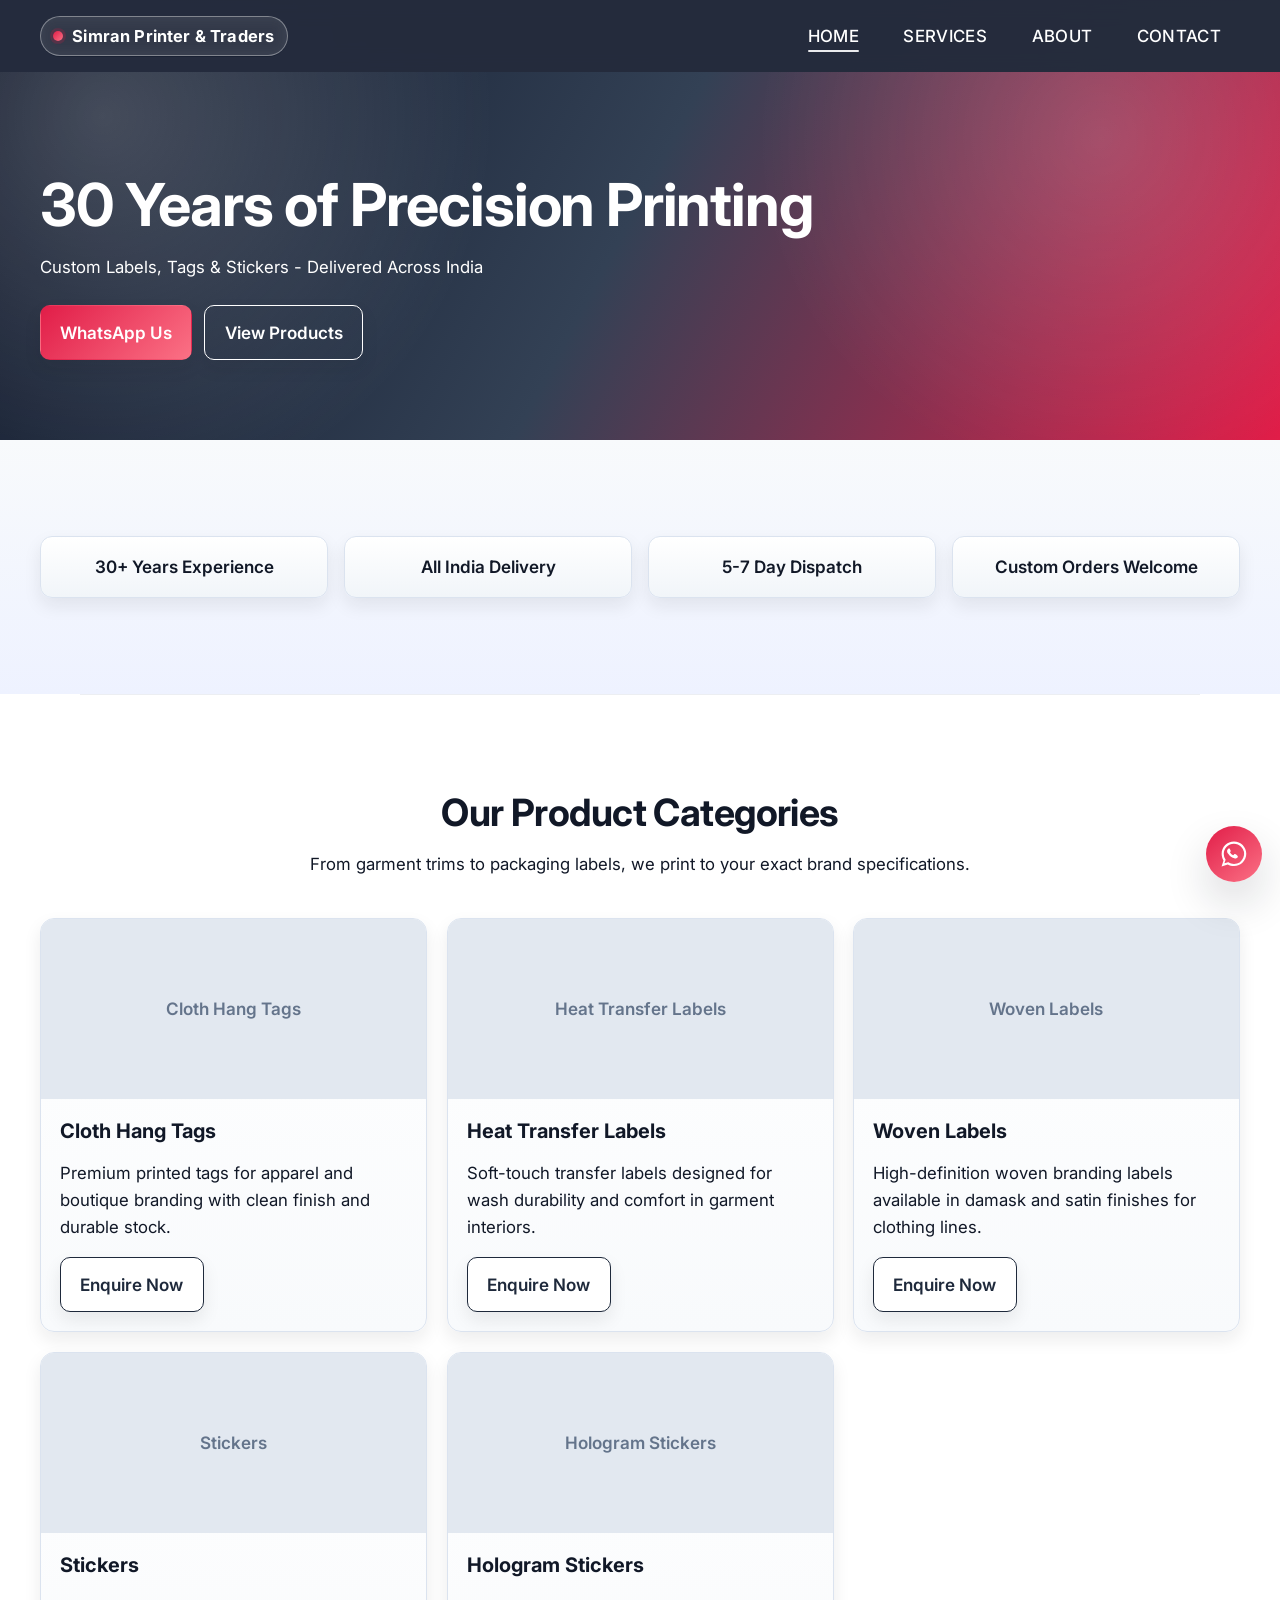
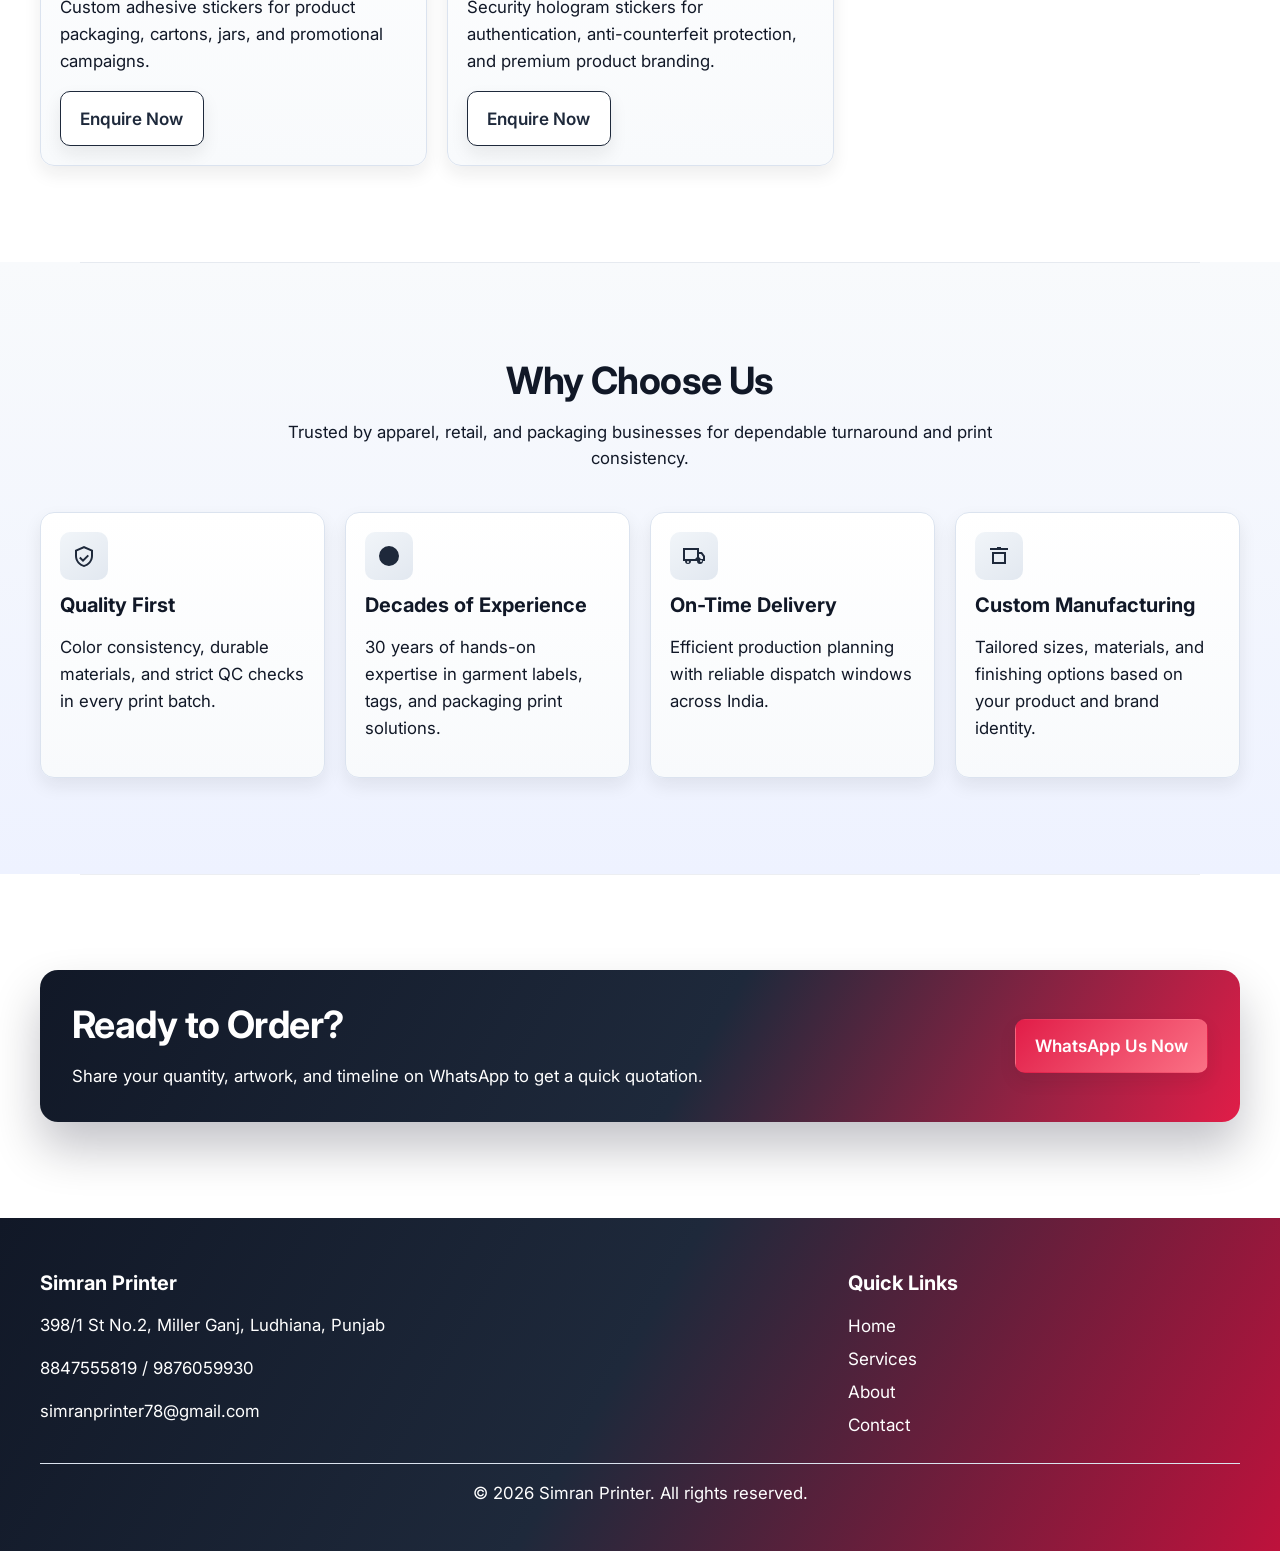
<file: index.html>
﻿<!doctype html><html lang="en"><head><meta charset="UTF-8"><meta name="viewport" content="width=device-width,initial-scale=1"><title>Simran Printer | Labels, Tags & Stickers</title><meta name="description" content="Simran Printer is a 30-year-old Ludhiana-based label and tag printing company delivering custom labels, woven tags, stickers, and more across India."><meta name="robots" content="index, follow"><meta name="theme-color" content="#2563EB"><meta property="og:type" content="website"><meta property="og:title" content="Simran Printer | Labels, Tags & Stickers"><meta property="og:description" content="30 years of precision label and tag printing from Ludhiana, serving businesses across India."><meta property="og:url" content="https://simranprinter.in/"><meta property="og:image" content="https://simranprinter.in/images/og-image.jpg"><link rel="preconnect" href="https://fonts.googleapis.com"><link rel="preconnect" href="https://fonts.gstatic.com" crossorigin><link href="https://fonts.googleapis.com/css2?family=Inter:wght@400;500;600;700&display=swap" rel="stylesheet"><link rel="icon" type="image/svg+xml" href="data:image/svg+xml,%3Csvg xmlns='http://www.w3.org/2000/svg' viewBox='0 0 100 100'%3E%3Ctext y='.9em' font-size='90'%3E%F0%9F%96%A8%3C/text%3E%3C/svg%3E"><link rel="stylesheet" href="css/style.min.css"></head><body><header class="top-nav" aria-label="Main navigation"><div class="container nav-wrap"><a class="logo" href="index.html" aria-label="Simran Printer &amp; Traders home">Simran Printer &amp; Traders</a> <button type="button" class="menu-toggle" aria-label="Toggle menu" aria-expanded="false"><span></span> <span></span> <span></span></button><nav><ul class="nav-links" aria-label="Primary menu"><li><a class="item active" href="index.html"><span class="linktext" data-text="Main page">Home</span></a></li><li><a class="item" href="services.html"><span class="linktext" data-text="What we do">Services</span></a></li><li><a class="item" href="about.html"><span class="linktext" data-text="Our story">About</span></a></li><li><a class="item" href="contact.html"><span class="linktext" data-text="Get in touch">Contact</span></a></li></ul></nav></div></header><main><section class="hero"><div class="container"><h1>30 Years of Precision Printing</h1><p>Custom Labels, Tags &amp; Stickers - Delivered Across India</p><div class="hero-actions"><a class="btn btn-accent" href="https://wa.me/918847555819" target="_blank" rel="noopener noreferrer">WhatsApp Us</a> <a class="btn btn-outline" href="https://wa.me/918847555819" target="_blank" rel="noopener noreferrer">View Products</a></div></div></section><section class="section bg-light"><div class="container trust-bar" aria-label="Business highlights"><article class="trust-item">30+ Years Experience</article><article class="trust-item">All India Delivery</article><article class="trust-item">5-7 Day Dispatch</article><article class="trust-item">Custom Orders Welcome</article></div></section><section class="section bg-white" id="products"><div class="container"><div class="section-title"><h2>Our Product Categories</h2><p>From garment trims to packaging labels, we print to your exact brand specifications.</p></div><div class="grid product-grid"><article class="card"><div class="media-placeholder" role="img" aria-label="Cloth Hang Tags">Cloth Hang Tags</div><div class="card-body"><h3>Cloth Hang Tags</h3><p>Premium printed tags for apparel and boutique branding with clean finish and durable stock.</p><a class="btn btn-light" href="https://wa.me/918847555819" target="_blank" rel="noopener noreferrer">Enquire Now</a></div></article><article class="card"><div class="media-placeholder" role="img" aria-label="Heat Transfer Labels">Heat Transfer Labels</div><div class="card-body"><h3>Heat Transfer Labels</h3><p>Soft-touch transfer labels designed for wash durability and comfort in garment interiors.</p><a class="btn btn-light" href="https://wa.me/918847555819" target="_blank" rel="noopener noreferrer">Enquire Now</a></div></article><article class="card"><div class="media-placeholder" role="img" aria-label="Woven Labels">Woven Labels</div><div class="card-body"><h3>Woven Labels</h3><p>High-definition woven branding labels available in damask and satin finishes for clothing lines.</p><a class="btn btn-light" href="https://wa.me/918847555819" target="_blank" rel="noopener noreferrer">Enquire Now</a></div></article><article class="card"><div class="media-placeholder" role="img" aria-label="Stickers">Stickers</div><div class="card-body"><h3>Stickers</h3><p>Custom adhesive stickers for product packaging, cartons, jars, and promotional campaigns.</p><a class="btn btn-light" href="https://wa.me/918847555819" target="_blank" rel="noopener noreferrer">Enquire Now</a></div></article><article class="card"><div class="media-placeholder" role="img" aria-label="Hologram Stickers">Hologram Stickers</div><div class="card-body"><h3>Hologram Stickers</h3><p>Security hologram stickers for authentication, anti-counterfeit protection, and premium product branding.</p><a class="btn btn-light" href="https://wa.me/918847555819" target="_blank" rel="noopener noreferrer">Enquire Now</a></div></article></div></div></section><section class="section bg-light"><div class="container"><div class="section-title"><h2>Why Choose Us</h2><p>Trusted by apparel, retail, and packaging businesses for dependable turnaround and print consistency.</p></div><div class="grid why-grid"><article class="card"><div class="card-body"><div class="icon-box" aria-hidden="true"><svg viewBox="0 0 24 24"><path d="M12 2 3 6v6c0 5 3.8 9.7 9 11 5.2-1.3 9-6 9-11V6l-9-4Zm0 2.2 7 3.1v4.7c0 4.1-3 8-7 9.1-4-1.1-7-5-7-9.1V7.3l7-3.1Zm-1 11.1-2.5-2.5-1.4 1.4L11 18.1l6-6-1.4-1.4-4.6 4.6Z"/></svg></div><h3>Quality First</h3><p>Color consistency, durable materials, and strict QC checks in every print batch.</p></div></article><article class="card"><div class="card-body"><div class="icon-box" aria-hidden="true"><svg viewBox="0 0 24 24"><path d="M12 2a10 10 0 1 0 10 10A10 10 0 0 0 12 2Zm1 5h-2v6l5 3 1-1.7-4-2.3Z"/></svg></div><h3>Decades of Experience</h3><p>30 years of hands-on expertise in garment labels, tags, and packaging print solutions.</p></div></article><article class="card"><div class="card-body"><div class="icon-box" aria-hidden="true"><svg viewBox="0 0 24 24"><path d="M20 8h-3V4H1v13h2a3 3 0 0 0 6 0h6a3 3 0 0 0 6 0h2v-5l-3-4ZM7 18a1 1 0 1 1-2 0 1 1 0 0 1 2 0Zm8-3H3V6h12Zm4 3a1 1 0 1 1 0-2 1 1 0 0 1 0 2Zm2-3h-2.2a3 3 0 0 0-5.6 0H17v-5h2l2 2.7Z"/></svg></div><h3>On-Time Delivery</h3><p>Efficient production planning with reliable dispatch windows across India.</p></div></article><article class="card"><div class="card-body"><div class="icon-box" aria-hidden="true"><svg viewBox="0 0 24 24"><path d="M3 4h18v2H3V4Zm2 4h14v12H5V8Zm2 2v8h10v-8H7Zm3-7h4v2h-4V3Z"/></svg></div><h3>Custom Manufacturing</h3><p>Tailored sizes, materials, and finishing options based on your product and brand identity.</p></div></article></div></div></section><section class="section bg-white"><div class="container"><div class="cta-banner"><div><h2>Ready to Order?</h2><p>Share your quantity, artwork, and timeline on WhatsApp to get a quick quotation.</p></div><a class="btn btn-accent" href="https://wa.me/918847555819" target="_blank" rel="noopener noreferrer">WhatsApp Us Now</a></div></div></section></main><footer class="site-footer"><div class="container"><div class="footer-grid"><div><h3>Simran Printer</h3><p>398/1 St No.2, Miller Ganj, Ludhiana, Punjab</p><p><a href="tel:+918847555819">8847555819</a> / <a href="tel:+919876059930">9876059930</a></p><p><a href="mailto:simranprinter78@gmail.com">simranprinter78@gmail.com</a></p></div><div class="footer-links"><h3>Quick Links</h3><a href="index.html">Home</a> <a href="services.html">Services</a> <a href="about.html">About</a> <a href="contact.html">Contact</a></div></div><p class="footer-bottom">© 2026 Simran Printer. All rights reserved.</p></div></footer><a class="whatsapp-float" href="https://wa.me/918847555819" target="_blank" rel="noopener noreferrer" aria-label="Chat on WhatsApp"><span class="wa-tooltip" role="tooltip">Chat with us</span> <svg viewBox="0 0 32 32" aria-hidden="true"><path d="M19 17c-.3-.2-1.8-.9-2-.9-.3-.1-.5-.1-.7.2-.2.3-.8.9-.9 1-.2.2-.3.2-.6.1-.3-.2-1.2-.4-2.2-1.3-.8-.7-1.3-1.5-1.5-1.8-.2-.3 0-.4.1-.6.1-.1.3-.3.4-.5.1-.2.2-.3.3-.5.1-.2 0-.4 0-.6 0-.2-.7-1.7-1-2.3-.2-.6-.5-.5-.7-.5h-.6c-.2 0-.6.1-.9.5-.3.3-1.2 1.1-1.2 2.7s1.2 3.1 1.4 3.3c.2.2 2.3 3.5 5.6 4.9.8.3 1.4.5 1.9.6.8.3 1.5.2 2 .1.6-.1 1.8-.8 2.1-1.5.2-.7.2-1.3.2-1.5 0-.1-.2-.2-.5-.4Z"/><path d="M16 .7C7.6.7.8 7.4.8 15.7c0 2.9.8 5.8 2.3 8.2L.7 31.3l7.6-2.4c2.3 1.3 4.9 2 7.7 2h.1c8.3 0 15-6.8 15-15.1C31.1 7.5 24.3.7 16 .7Zm0 27.5h-.1c-2.4 0-4.7-.7-6.7-1.9l-.5-.3-4.5 1.4 1.5-4.4-.3-.5a12.1 12.1 0 0 1-2-6.5c0-6.9 5.6-12.5 12.5-12.5 3.3 0 6.5 1.3 8.8 3.7a12.3 12.3 0 0 1-8.7 21Z"/></svg></a><script src="js/main.min.js" defer></script></body></html>
</file>
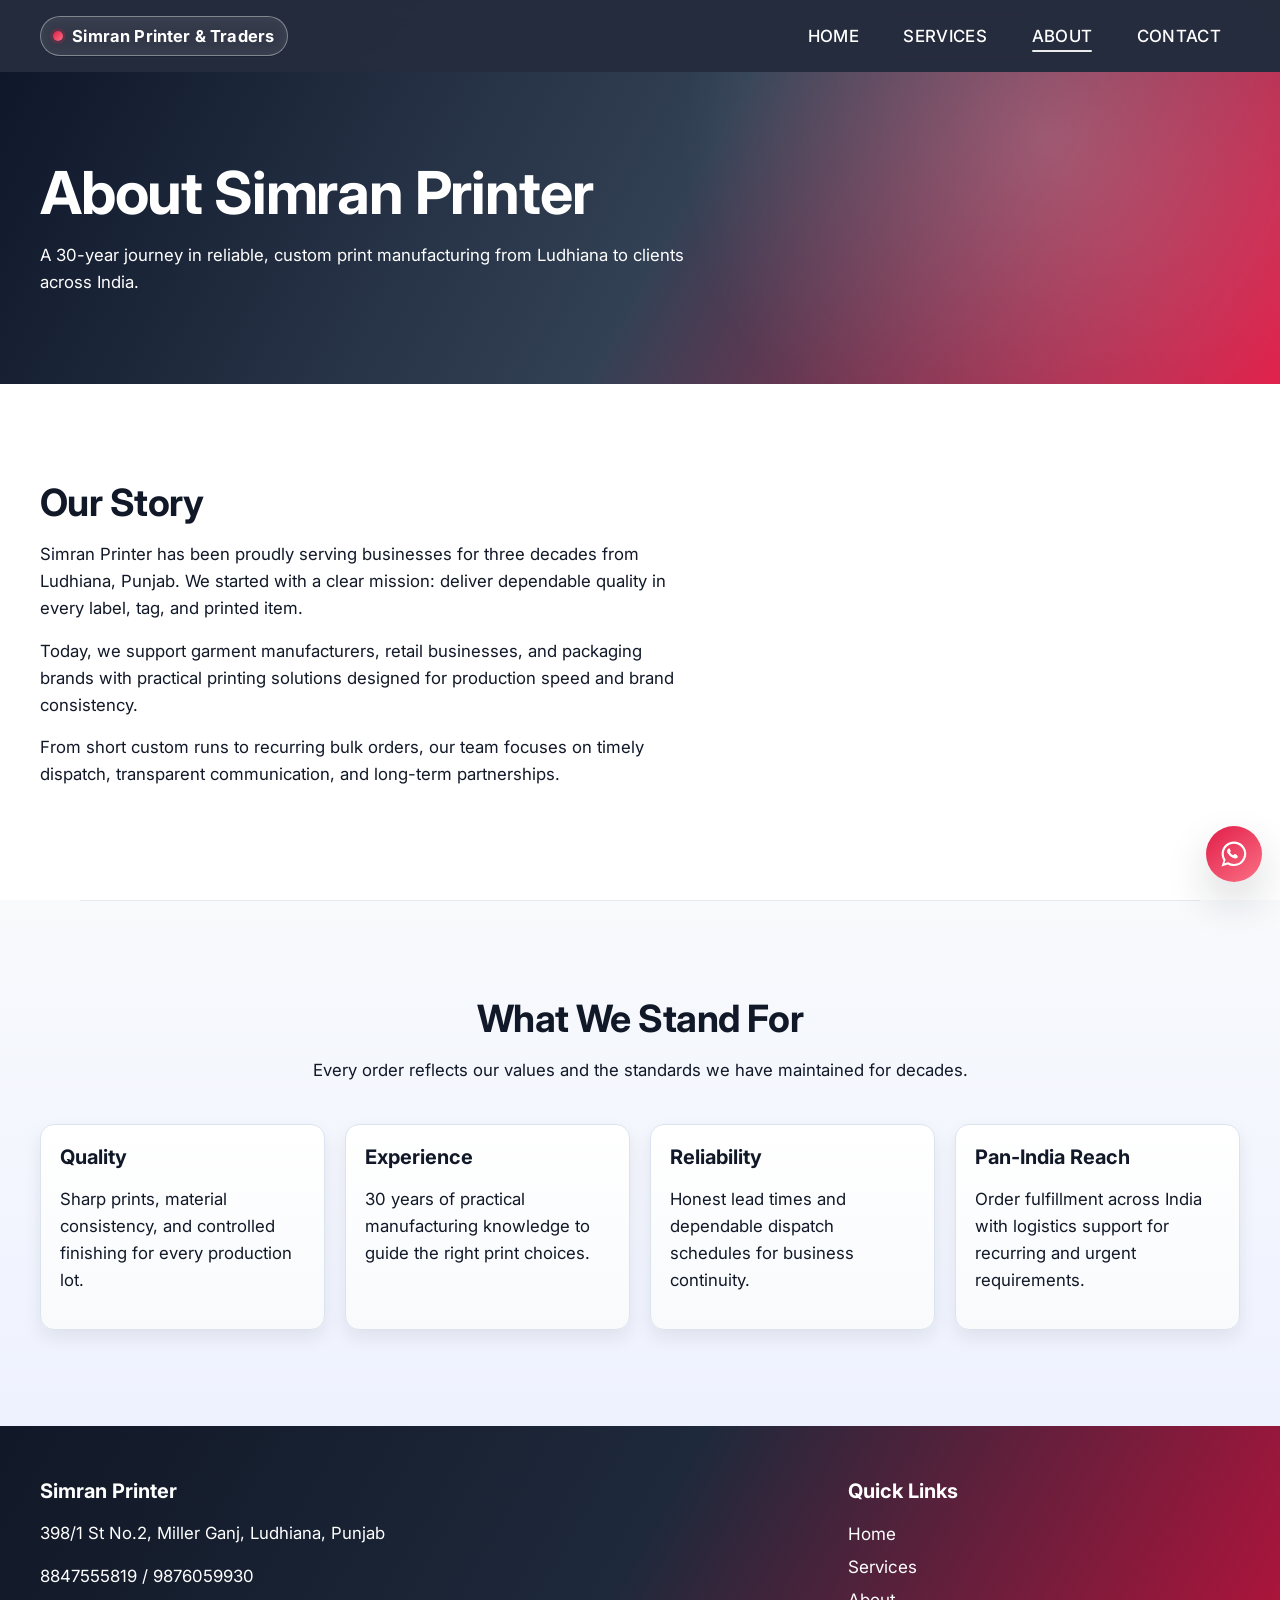
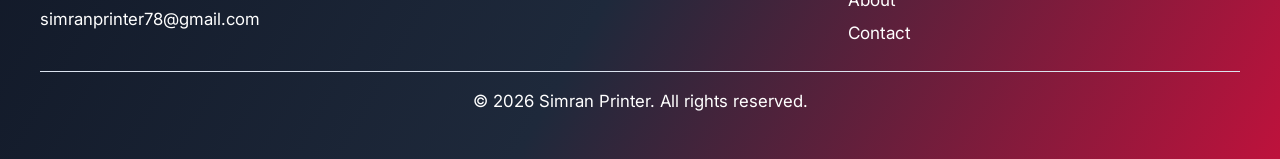
<file: about.html>
﻿<!doctype html><html lang="en"><head><meta charset="UTF-8"><meta name="viewport" content="width=device-width,initial-scale=1"><title>About Us | Simran Printer</title><meta name="description" content="Learn about Simran Printer, a Ludhiana-based printing business with 30 years of expertise serving garment, retail, and packaging industries."><meta name="robots" content="index, follow"><meta name="theme-color" content="#2563EB"><meta property="og:type" content="website"><meta property="og:title" content="About | Simran Printer"><meta property="og:description" content="Learn more about Simran Printer's 30-year journey in quality label printing."><meta property="og:url" content="https://simranprinter.in/about.html"><meta property="og:image" content="https://simranprinter.in/images/og-image.jpg"><link rel="preconnect" href="https://fonts.googleapis.com"><link rel="preconnect" href="https://fonts.gstatic.com" crossorigin><link href="https://fonts.googleapis.com/css2?family=Inter:wght@400;500;600;700&display=swap" rel="stylesheet"><link rel="icon" type="image/svg+xml" href="data:image/svg+xml,%3Csvg xmlns='http://www.w3.org/2000/svg' viewBox='0 0 100 100'%3E%3Ctext y='.9em' font-size='90'%3E%F0%9F%96%A8%3C/text%3E%3C/svg%3E"><link rel="stylesheet" href="css/style.min.css"></head><body><header class="top-nav" aria-label="Main navigation"><div class="container nav-wrap"><a class="logo" href="index.html" aria-label="Simran Printer &amp; Traders home">Simran Printer &amp; Traders</a> <button type="button" class="menu-toggle" aria-label="Toggle menu" aria-expanded="false"><span></span> <span></span> <span></span></button><nav><ul class="nav-links" aria-label="Primary menu"><li><a class="item" href="index.html"><span class="linktext" data-text="Main page">Home</span></a></li><li><a class="item" href="services.html"><span class="linktext" data-text="What we do">Services</span></a></li><li><a class="item active" href="about.html"><span class="linktext" data-text="Our story">About</span></a></li><li><a class="item" href="contact.html"><span class="linktext" data-text="Get in touch">Contact</span></a></li></ul></nav></div></header><main><section class="page-hero"><div class="container"><h1>About Simran Printer</h1><p>A 30-year journey in reliable, custom print manufacturing from Ludhiana to clients across India.</p></div></section><section class="section bg-white"><div class="container story-layout"><div><h2>Our Story</h2><p>Simran Printer has been proudly serving businesses for three decades from Ludhiana, Punjab. We started with a clear mission: deliver dependable quality in every label, tag, and printed item.</p><p>Today, we support garment manufacturers, retail businesses, and packaging brands with practical printing solutions designed for production speed and brand consistency.</p><p>From short custom runs to recurring bulk orders, our team focuses on timely dispatch, transparent communication, and long-term partnerships.</p></div></div></section><section class="section bg-light"><div class="container"><div class="section-title"><h2>What We Stand For</h2><p>Every order reflects our values and the standards we have maintained for decades.</p></div><div class="grid value-grid"><article class="card"><div class="card-body"><h3>Quality</h3><p>Sharp prints, material consistency, and controlled finishing for every production lot.</p></div></article><article class="card"><div class="card-body"><h3>Experience</h3><p>30 years of practical manufacturing knowledge to guide the right print choices.</p></div></article><article class="card"><div class="card-body"><h3>Reliability</h3><p>Honest lead times and dependable dispatch schedules for business continuity.</p></div></article><article class="card"><div class="card-body"><h3>Pan-India Reach</h3><p>Order fulfillment across India with logistics support for recurring and urgent requirements.</p></div></article></div></div></section></main><footer class="site-footer"><div class="container"><div class="footer-grid"><div><h3>Simran Printer</h3><p>398/1 St No.2, Miller Ganj, Ludhiana, Punjab</p><p><a href="tel:+918847555819">8847555819</a> / <a href="tel:+919876059930">9876059930</a></p><p><a href="mailto:simranprinter78@gmail.com">simranprinter78@gmail.com</a></p></div><div class="footer-links"><h3>Quick Links</h3><a href="index.html">Home</a> <a href="services.html">Services</a> <a href="about.html">About</a> <a href="contact.html">Contact</a></div></div><p class="footer-bottom">© 2026 Simran Printer. All rights reserved.</p></div></footer><a class="whatsapp-float" href="https://wa.me/918847555819" target="_blank" rel="noopener noreferrer" aria-label="Chat on WhatsApp"><span class="wa-tooltip" role="tooltip">Chat with us</span> <svg viewBox="0 0 32 32" aria-hidden="true"><path d="M19 17c-.3-.2-1.8-.9-2-.9-.3-.1-.5-.1-.7.2-.2.3-.8.9-.9 1-.2.2-.3.2-.6.1-.3-.2-1.2-.4-2.2-1.3-.8-.7-1.3-1.5-1.5-1.8-.2-.3 0-.4.1-.6.1-.1.3-.3.4-.5.1-.2.2-.3.3-.5.1-.2 0-.4 0-.6 0-.2-.7-1.7-1-2.3-.2-.6-.5-.5-.7-.5h-.6c-.2 0-.6.1-.9.5-.3.3-1.2 1.1-1.2 2.7s1.2 3.1 1.4 3.3c.2.2 2.3 3.5 5.6 4.9.8.3 1.4.5 1.9.6.8.3 1.5.2 2 .1.6-.1 1.8-.8 2.1-1.5.2-.7.2-1.3.2-1.5 0-.1-.2-.2-.5-.4Z"/><path d="M16 .7C7.6.7.8 7.4.8 15.7c0 2.9.8 5.8 2.3 8.2L.7 31.3l7.6-2.4c2.3 1.3 4.9 2 7.7 2h.1c8.3 0 15-6.8 15-15.1C31.1 7.5 24.3.7 16 .7Zm0 27.5h-.1c-2.4 0-4.7-.7-6.7-1.9l-.5-.3-4.5 1.4 1.5-4.4-.3-.5a12.1 12.1 0 0 1-2-6.5c0-6.9 5.6-12.5 12.5-12.5 3.3 0 6.5 1.3 8.8 3.7a12.3 12.3 0 0 1-8.7 21Z"/></svg></a><script src="js/main.min.js" defer></script></body></html>
</file>
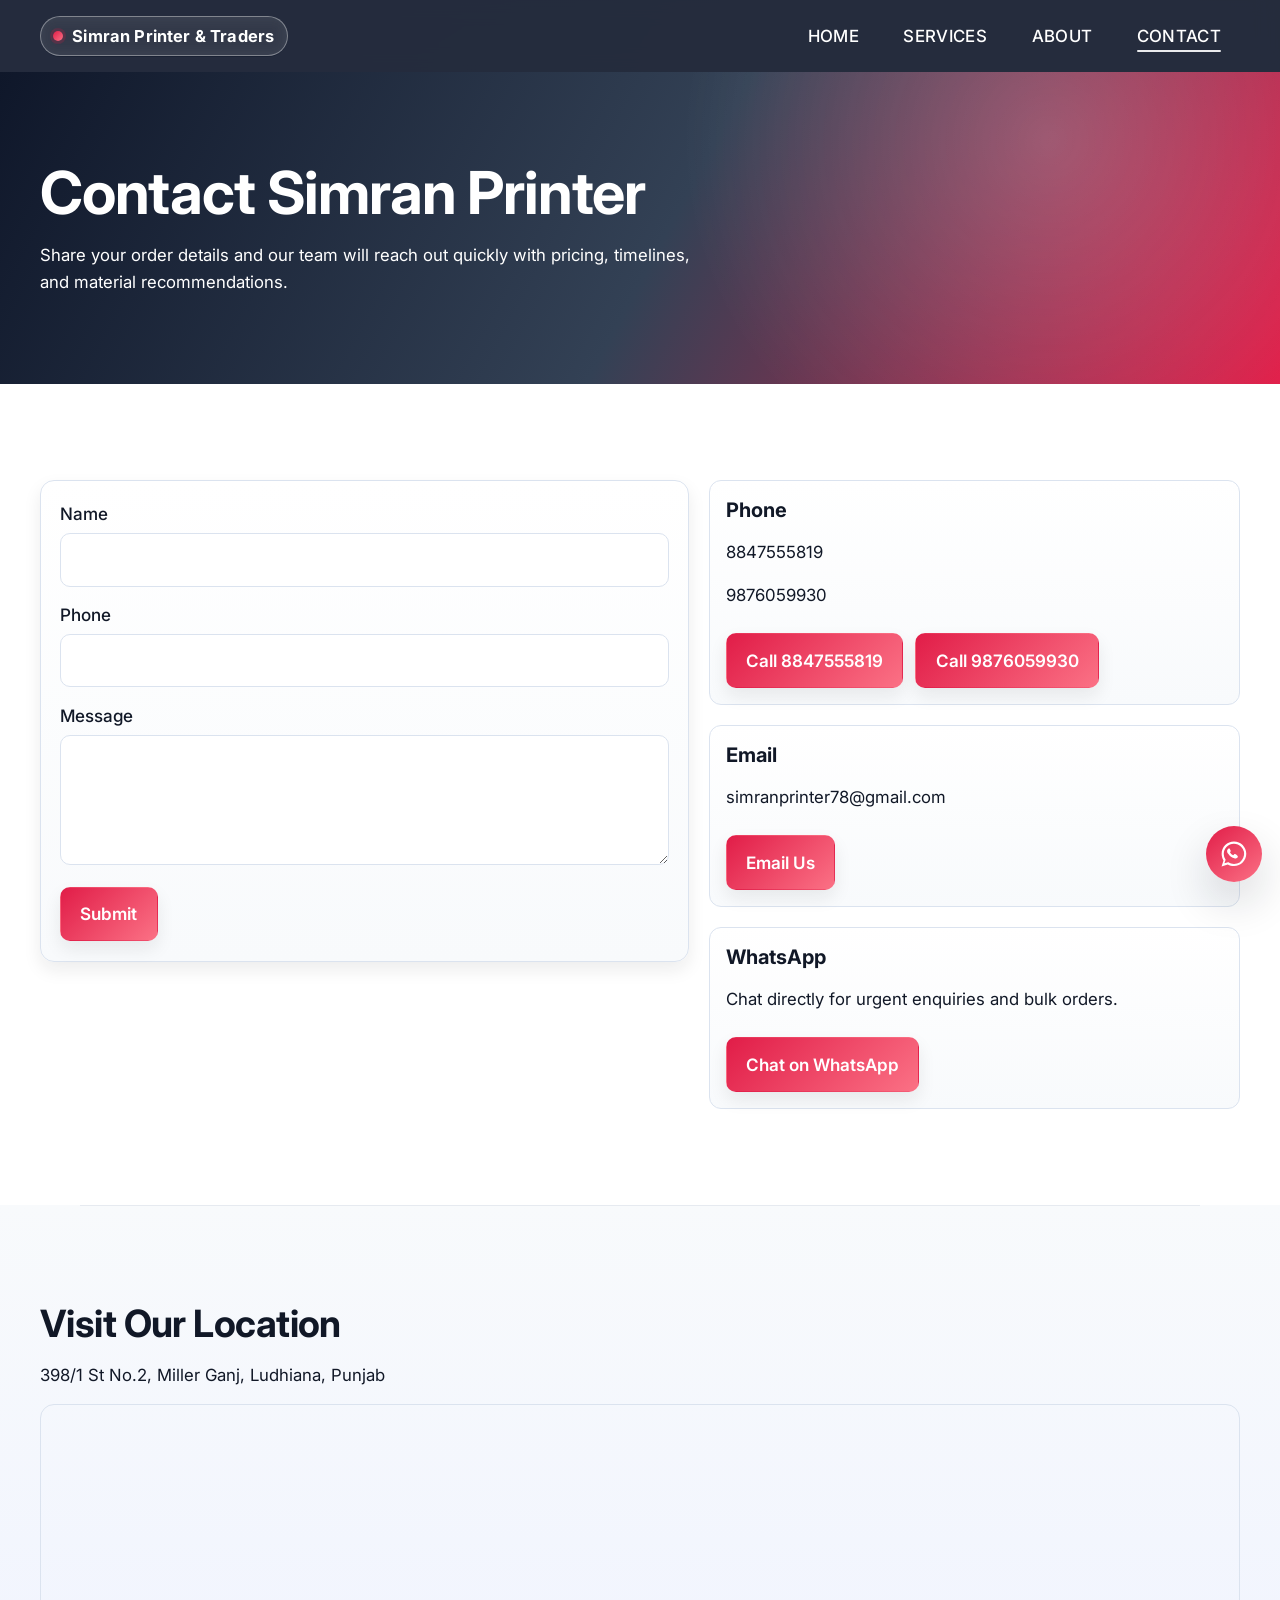
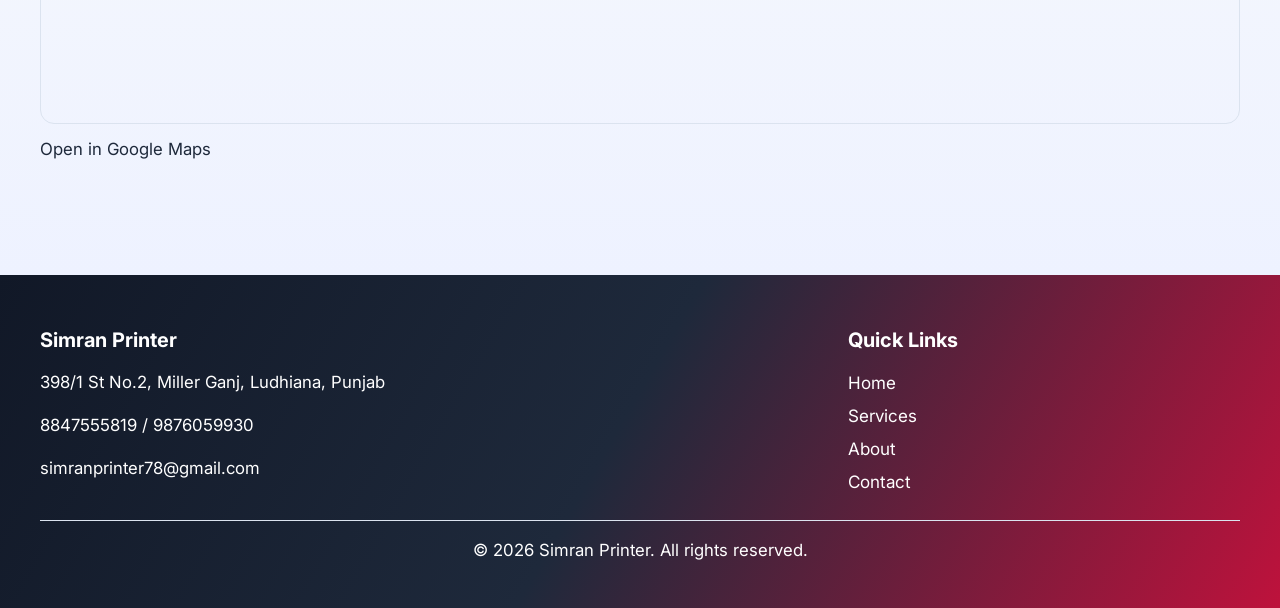
<file: contact.html>
﻿<!doctype html><html lang="en"><head><meta charset="UTF-8"><meta name="viewport" content="width=device-width,initial-scale=1"><title>Contact | Simran Printer</title><meta name="description" content="Contact Simran Printer in Ludhiana for custom labels, tags, stickers, and commercial printing enquiries."><meta name="robots" content="index, follow"><meta name="theme-color" content="#2563EB"><meta property="og:type" content="website"><meta property="og:title" content="Contact | Simran Printer"><meta property="og:description" content="Get in touch with Simran Printer for custom label and sticker printing requirements."><meta property="og:url" content="https://simranprinter.in/contact.html"><meta property="og:image" content="https://simranprinter.in/images/og-image.jpg"><link rel="preconnect" href="https://fonts.googleapis.com"><link rel="preconnect" href="https://fonts.gstatic.com" crossorigin><link href="https://fonts.googleapis.com/css2?family=Inter:wght@400;500;600;700&display=swap" rel="stylesheet"><link rel="icon" type="image/svg+xml" href="data:image/svg+xml,%3Csvg xmlns='http://www.w3.org/2000/svg' viewBox='0 0 100 100'%3E%3Ctext y='.9em' font-size='90'%3E%F0%9F%96%A8%3C/text%3E%3C/svg%3E"><link rel="stylesheet" href="css/style.min.css"></head><body><header class="top-nav" aria-label="Main navigation"><div class="container nav-wrap"><a class="logo" href="index.html" aria-label="Simran Printer &amp; Traders home">Simran Printer &amp; Traders</a> <button type="button" class="menu-toggle" aria-label="Toggle menu" aria-expanded="false"><span></span> <span></span> <span></span></button><nav><ul class="nav-links" aria-label="Primary menu"><li><a class="item" href="index.html"><span class="linktext" data-text="Main page">Home</span></a></li><li><a class="item" href="services.html"><span class="linktext" data-text="What we do">Services</span></a></li><li><a class="item" href="about.html"><span class="linktext" data-text="Our story">About</span></a></li><li><a class="item active" href="contact.html"><span class="linktext" data-text="Get in touch">Contact</span></a></li></ul></nav></div></header><main><section class="page-hero"><div class="container"><h1>Contact Simran Printer</h1><p>Share your order details and our team will reach out quickly with pricing, timelines, and material recommendations.</p></div></section><section class="section bg-white"><div class="container contact-grid"><div><form id="contactForm" class="contact-form" aria-label="Contact form"><div class="field"><label for="name">Name</label> <input id="name" name="name" type="text" autocomplete="name" minlength="2" required aria-required="true"></div><div class="field"><label for="phone">Phone</label> <input id="phone" name="phone" type="tel" inputmode="numeric" pattern="[0-9]{10}" maxlength="10" autocomplete="tel" required aria-required="true"></div><div class="field"><label for="message">Message</label> <textarea id="message" name="message" minlength="10" required aria-required="true"></textarea></div><button class="btn btn-secondary" type="submit">Submit</button></form><div id="formSuccess" class="form-success" aria-live="polite" role="status">We&apos;ll contact you on WhatsApp shortly!</div></div><aside class="grid"><div class="contact-card"><h3>Phone</h3><p>8847555819</p><p>9876059930</p><div class="hero-actions" aria-label="Call buttons"><a class="btn btn-secondary" href="tel:+918847555819" aria-label="Call 8847555819">Call&nbsp;8847555819</a> <a class="btn btn-secondary" href="tel:+919876059930" aria-label="Call 9876059930">Call&nbsp;9876059930</a></div></div><div class="contact-card"><h3>Email</h3><p>simranprinter78@gmail.com</p><div class="hero-actions"><a class="btn btn-secondary" href="mailto:simranprinter78@gmail.com" aria-label="Email Simran Printer">Email Us</a></div></div><div class="contact-card"><h3>WhatsApp</h3><p>Chat directly for urgent enquiries and bulk orders.</p><div class="hero-actions"><a class="btn btn-secondary" href="https://wa.me/918847555819" target="_blank" rel="noopener noreferrer" aria-label="Chat on WhatsApp">Chat on WhatsApp</a></div></div></aside></div></section><section class="section bg-light"><div class="container"><h2>Visit Our Location</h2><p>398/1 St No.2, Miller Ganj, Ludhiana, Punjab</p><div class="map-wrap"><iframe class="map-embed" src="https://maps.google.com/maps?q=398%2F1%20St%20No.2%2C%20Miller%20Ganj%2C%20Ludhiana%2C%20Punjab&t=&z=15&ie=UTF8&iwloc=&output=embed" title="Simran Printer location on Google Maps" loading="lazy" referrerpolicy="no-referrer-when-downgrade" aria-label="Google map for Simran Printer location"></iframe><p class="map-open-link"><a href="https://maps.app.goo.gl/v5o1itincVDWNTx7A" target="_blank" rel="noopener noreferrer">Open in Google Maps</a></p></div></div></section></main><footer class="site-footer"><div class="container"><div class="footer-grid"><div><h3>Simran Printer</h3><p>398/1 St No.2, Miller Ganj, Ludhiana, Punjab</p><p><a href="tel:+918847555819">8847555819</a> / <a href="tel:+919876059930">9876059930</a></p><p><a href="mailto:simranprinter78@gmail.com">simranprinter78@gmail.com</a></p></div><div class="footer-links"><h3>Quick Links</h3><a href="index.html">Home</a> <a href="services.html">Services</a> <a href="about.html">About</a> <a href="contact.html">Contact</a></div></div><p class="footer-bottom">© 2026 Simran Printer. All rights reserved.</p></div></footer><a class="whatsapp-float" href="https://wa.me/918847555819" target="_blank" rel="noopener noreferrer" aria-label="Chat on WhatsApp"><span class="wa-tooltip" role="tooltip">Chat with us</span> <svg viewBox="0 0 32 32" aria-hidden="true"><path d="M19 17c-.3-.2-1.8-.9-2-.9-.3-.1-.5-.1-.7.2-.2.3-.8.9-.9 1-.2.2-.3.2-.6.1-.3-.2-1.2-.4-2.2-1.3-.8-.7-1.3-1.5-1.5-1.8-.2-.3 0-.4.1-.6.1-.1.3-.3.4-.5.1-.2.2-.3.3-.5.1-.2 0-.4 0-.6 0-.2-.7-1.7-1-2.3-.2-.6-.5-.5-.7-.5h-.6c-.2 0-.6.1-.9.5-.3.3-1.2 1.1-1.2 2.7s1.2 3.1 1.4 3.3c.2.2 2.3 3.5 5.6 4.9.8.3 1.4.5 1.9.6.8.3 1.5.2 2 .1.6-.1 1.8-.8 2.1-1.5.2-.7.2-1.3.2-1.5 0-.1-.2-.2-.5-.4Z"/><path d="M16 .7C7.6.7.8 7.4.8 15.7c0 2.9.8 5.8 2.3 8.2L.7 31.3l7.6-2.4c2.3 1.3 4.9 2 7.7 2h.1c8.3 0 15-6.8 15-15.1C31.1 7.5 24.3.7 16 .7Zm0 27.5h-.1c-2.4 0-4.7-.7-6.7-1.9l-.5-.3-4.5 1.4 1.5-4.4-.3-.5a12.1 12.1 0 0 1-2-6.5c0-6.9 5.6-12.5 12.5-12.5 3.3 0 6.5 1.3 8.8 3.7a12.3 12.3 0 0 1-8.7 21Z"/></svg></a><script src="js/main.min.js" defer></script></body></html>
</file>
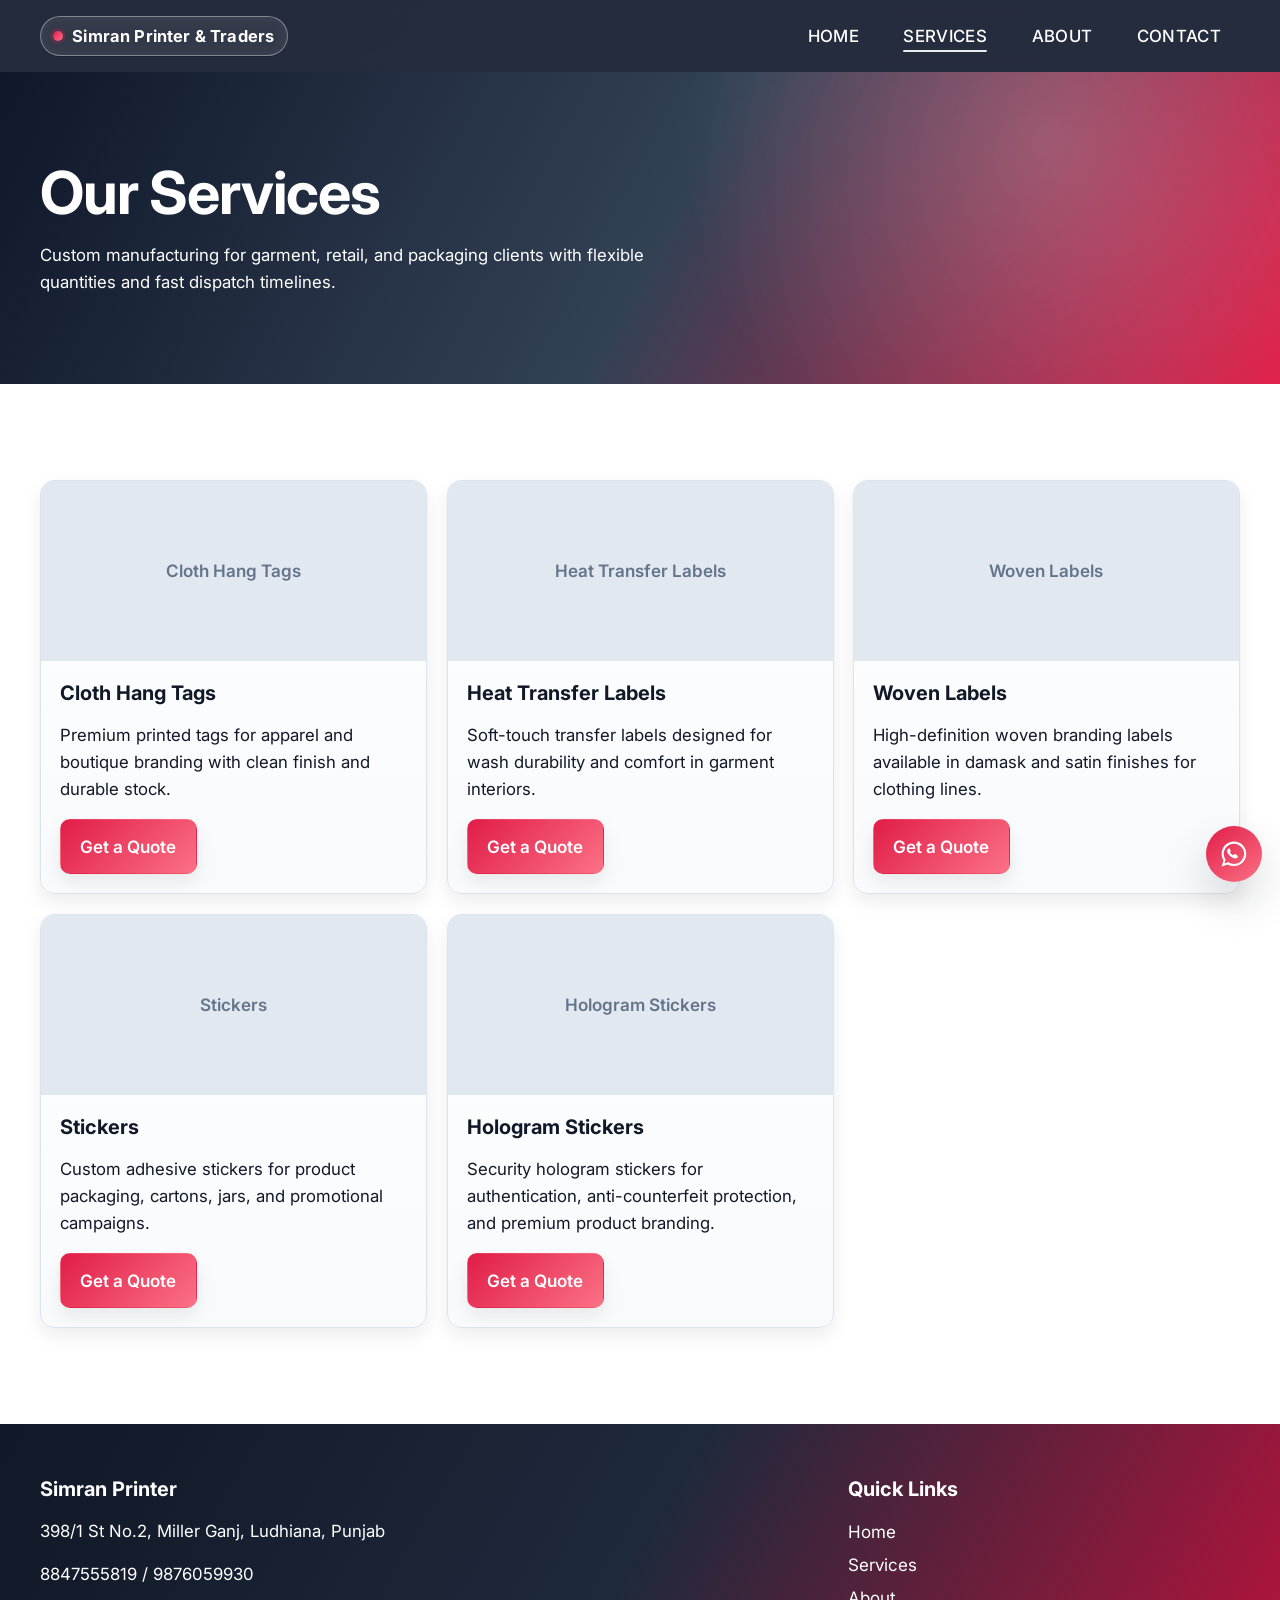
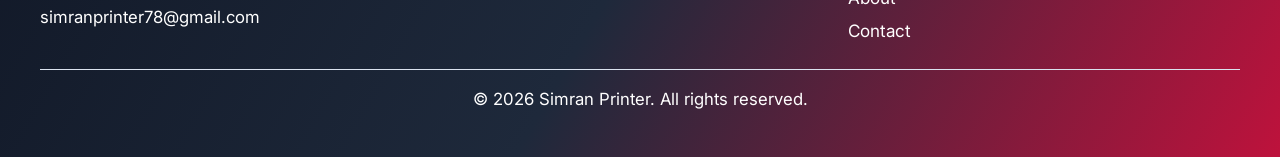
<file: services.html>
﻿<!doctype html><html lang="en"><head><meta charset="UTF-8"><meta name="viewport" content="width=device-width,initial-scale=1"><title>Services | Simran Printer</title><meta name="description" content="Explore Simran Printer services: cloth tags, heat transfer labels, woven labels, stickers, and hologram sticker printing with custom options."><meta name="robots" content="index, follow"><meta name="theme-color" content="#2563EB"><meta property="og:type" content="website"><meta property="og:title" content="Services | Simran Printer"><meta property="og:description" content="Explore custom label and sticker printing services from Simran Printer."><meta property="og:url" content="https://simranprinter.in/services.html"><meta property="og:image" content="https://simranprinter.in/images/og-image.jpg"><link rel="preconnect" href="https://fonts.googleapis.com"><link rel="preconnect" href="https://fonts.gstatic.com" crossorigin><link href="https://fonts.googleapis.com/css2?family=Inter:wght@400;500;600;700&display=swap" rel="stylesheet"><link rel="icon" type="image/svg+xml" href="data:image/svg+xml,%3Csvg xmlns='http://www.w3.org/2000/svg' viewBox='0 0 100 100'%3E%3Ctext y='.9em' font-size='90'%3E%F0%9F%96%A8%3C/text%3E%3C/svg%3E"><link rel="stylesheet" href="css/style.min.css"></head><body><header class="top-nav" aria-label="Main navigation"><div class="container nav-wrap"><a class="logo" href="index.html" aria-label="Simran Printer &amp; Traders home">Simran Printer &amp; Traders</a> <button type="button" class="menu-toggle" aria-label="Toggle menu" aria-expanded="false"><span></span> <span></span> <span></span></button><nav><ul class="nav-links" aria-label="Primary menu"><li><a class="item" href="index.html"><span class="linktext" data-text="Main page">Home</span></a></li><li><a class="item active" href="services.html"><span class="linktext" data-text="What we do">Services</span></a></li><li><a class="item" href="about.html"><span class="linktext" data-text="Our story">About</span></a></li><li><a class="item" href="contact.html"><span class="linktext" data-text="Get in touch">Contact</span></a></li></ul></nav></div></header><main><section class="page-hero"><div class="container"><h1>Our Services</h1><p>Custom manufacturing for garment, retail, and packaging clients with flexible quantities and fast dispatch timelines.</p></div></section><section class="section bg-white"><div class="container"><div class="grid product-grid"><article class="card"><div class="media-placeholder" role="img" aria-label="Cloth Hang Tags">Cloth Hang Tags</div><div class="card-body"><h3>Cloth Hang Tags</h3><p>Premium printed tags for apparel and boutique branding with clean finish and durable stock.</p><a class="btn btn-secondary" href="https://wa.me/918847555819" target="_blank" rel="noopener noreferrer">Get a Quote</a></div></article><article class="card"><div class="media-placeholder" role="img" aria-label="Heat Transfer Labels">Heat Transfer Labels</div><div class="card-body"><h3>Heat Transfer Labels</h3><p>Soft-touch transfer labels designed for wash durability and comfort in garment interiors.</p><a class="btn btn-secondary" href="https://wa.me/918847555819" target="_blank" rel="noopener noreferrer">Get a Quote</a></div></article><article class="card"><div class="media-placeholder" role="img" aria-label="Woven Labels">Woven Labels</div><div class="card-body"><h3>Woven Labels</h3><p>High-definition woven branding labels available in damask and satin finishes for clothing lines.</p><a class="btn btn-secondary" href="https://wa.me/918847555819" target="_blank" rel="noopener noreferrer">Get a Quote</a></div></article><article class="card"><div class="media-placeholder" role="img" aria-label="Stickers">Stickers</div><div class="card-body"><h3>Stickers</h3><p>Custom adhesive stickers for product packaging, cartons, jars, and promotional campaigns.</p><a class="btn btn-secondary" href="https://wa.me/918847555819" target="_blank" rel="noopener noreferrer">Get a Quote</a></div></article><article class="card"><div class="media-placeholder" role="img" aria-label="Hologram Stickers">Hologram Stickers</div><div class="card-body"><h3>Hologram Stickers</h3><p>Security hologram stickers for authentication, anti-counterfeit protection, and premium product branding.</p><a class="btn btn-secondary" href="https://wa.me/918847555819" target="_blank" rel="noopener noreferrer">Get a Quote</a></div></article></div></div></section></main><footer class="site-footer"><div class="container"><div class="footer-grid"><div><h3>Simran Printer</h3><p>398/1 St No.2, Miller Ganj, Ludhiana, Punjab</p><p><a href="tel:+918847555819">8847555819</a> / <a href="tel:+919876059930">9876059930</a></p><p><a href="mailto:simranprinter78@gmail.com">simranprinter78@gmail.com</a></p></div><div class="footer-links"><h3>Quick Links</h3><a href="index.html">Home</a> <a href="services.html">Services</a> <a href="about.html">About</a> <a href="contact.html">Contact</a></div></div><p class="footer-bottom">© 2026 Simran Printer. All rights reserved.</p></div></footer><a class="whatsapp-float" href="https://wa.me/918847555819" target="_blank" rel="noopener noreferrer" aria-label="Chat on WhatsApp"><span class="wa-tooltip" role="tooltip">Chat with us</span> <svg viewBox="0 0 32 32" aria-hidden="true"><path d="M19 17c-.3-.2-1.8-.9-2-.9-.3-.1-.5-.1-.7.2-.2.3-.8.9-.9 1-.2.2-.3.2-.6.1-.3-.2-1.2-.4-2.2-1.3-.8-.7-1.3-1.5-1.5-1.8-.2-.3 0-.4.1-.6.1-.1.3-.3.4-.5.1-.2.2-.3.3-.5.1-.2 0-.4 0-.6 0-.2-.7-1.7-1-2.3-.2-.6-.5-.5-.7-.5h-.6c-.2 0-.6.1-.9.5-.3.3-1.2 1.1-1.2 2.7s1.2 3.1 1.4 3.3c.2.2 2.3 3.5 5.6 4.9.8.3 1.4.5 1.9.6.8.3 1.5.2 2 .1.6-.1 1.8-.8 2.1-1.5.2-.7.2-1.3.2-1.5 0-.1-.2-.2-.5-.4Z"/><path d="M16 .7C7.6.7.8 7.4.8 15.7c0 2.9.8 5.8 2.3 8.2L.7 31.3l7.6-2.4c2.3 1.3 4.9 2 7.7 2h.1c8.3 0 15-6.8 15-15.1C31.1 7.5 24.3.7 16 .7Zm0 27.5h-.1c-2.4 0-4.7-.7-6.7-1.9l-.5-.3-4.5 1.4 1.5-4.4-.3-.5a12.1 12.1 0 0 1-2-6.5c0-6.9 5.6-12.5 12.5-12.5 3.3 0 6.5 1.3 8.8 3.7a12.3 12.3 0 0 1-8.7 21Z"/></svg></a><script src="js/main.min.js" defer></script></body></html>
</file>
<file: css/style.min.css>
:root{--primary:#1e293b;--primary-dark:#0f172a;--secondary:#111827;--secondary-dark:#0b1220;--accent:#e11d48;--bg:#f8fafc;--text:#111827;--color-primary:var(--primary);--color-primary-dark:var(--primary-dark);--color-secondary:var(--secondary);--color-secondary-dark:var(--secondary-dark);--color-accent:var(--accent);--color-bg:var(--bg);--color-text:var(--text);--color-text-muted:#64748b;--color-white:#ffffff;--color-border:#dbe3ef;--color-surface-soft:#f1f5f9;--color-surface-tint:#eef2ff;--shadow-sm:0 8px 18px rgba(28, 27, 22, 0.08);--shadow-md:0 20px 44px rgba(17, 24, 39, 0.16);--font-main:"Inter",sans-serif;--font-size-base:clamp(0.98rem, 0.23vw + 0.92rem, 1.07rem);--section-padding-sm:56px 0;--section-padding-lg:96px 0;--section-padding:80px 0;--container-width:1200px}*,::after,::before{box-sizing:border-box}html{scroll-behavior:smooth;overflow-x:hidden}body{margin:0;font-family:var(--font-main);color:var(--color-text);background:radial-gradient(circle at 10% -10%,rgba(31,58,95,.12) 0,transparent 36%),radial-gradient(circle at 100% 0,rgba(199,119,47,.08) 0,transparent 33%),var(--color-bg);line-height:1.6;font-size:var(--font-size-base);-webkit-font-smoothing:antialiased;text-rendering:optimizeLegibility;overflow-x:hidden}iframe,img{max-width:100%;display:block}a{color:var(--color-primary);text-decoration:none;transition:color .3s ease}a:hover{color:var(--color-primary-dark)}ul{margin:0;padding:0;list-style:none}button,input,textarea{font:inherit}:focus-visible{outline:2px solid var(--color-accent);outline-offset:2px}h1,h2,h3,h4,p{margin:0 0 1rem}h1{font-size:clamp(2rem, 5vw, 3.7rem);line-height:1.12;letter-spacing:-.02em}h2{font-size:clamp(1.5rem, 3vw, 2.35rem);line-height:1.2;letter-spacing:-.015em}h3{font-size:1.25rem;line-height:1.3}h1,h2,h3{color:var(--color-secondary)}p{color:var(--color-text);font-size:clamp(.98rem, .18vw + .93rem, 1.05rem)}.container{width:min(100% - 2rem,var(--container-width));margin-inline:auto}.section{padding:var(--section-padding);position:relative}.section.bg-light{background:linear-gradient(180deg,var(--color-bg) 0,#eef2ff 100%)}.section.bg-white{background:var(--color-white)}.section+.section::before{content:"";position:absolute;top:0;left:50%;width:min(100% - 2rem,1120px);transform:translateX(-50%);border-top:1px solid rgba(148,163,184,.18)}.section-title{text-align:center;margin-bottom:2.5rem}.section-title p{max-width:66ch;margin-inline:auto}.grid{display:grid;gap:1.25rem;min-width:0}.top-nav{position:sticky;top:0;z-index:1000;background:rgba(15,23,42,.9);border-bottom:0;backdrop-filter:blur(10px);-webkit-backdrop-filter:blur(10px);transition:box-shadow .28s ease,background-color .28s ease,backdrop-filter .28s ease}.top-nav.scrolled{box-shadow:0 12px 30px rgba(15,23,42,.12);background-color:rgba(11,18,32,.94);backdrop-filter:blur(12px);-webkit-backdrop-filter:blur(12px);border-bottom:1px solid rgba(148,163,184,.18)}.top-nav.scrolled .logo{color:var(--color-white);background:rgba(255,255,255,.12);border-color:rgba(255,255,255,.26);box-shadow:none}.top-nav.scrolled .menu-toggle{border-color:rgba(255,255,255,.28);background:rgba(255,255,255,.1)}.top-nav.scrolled .menu-toggle span{background:var(--color-white)}.top-nav.scrolled .nav-links .item .linktext{color:rgba(255,255,255,.86)}.top-nav.scrolled .nav-links .item.active .linktext{color:var(--color-white)}.nav-wrap{min-height:72px;display:flex;align-items:center;justify-content:space-between;gap:1rem;position:relative}.logo{font-weight:700;color:var(--color-white);display:inline-flex;align-items:center;gap:.55rem;padding:.38rem .78rem;border-radius:999px;border:1px solid rgba(255,255,255,.36);background:rgba(255,255,255,.14);backdrop-filter:blur(8px);-webkit-backdrop-filter:blur(8px);font-size:1.03rem;letter-spacing:.01em;transition:color .25s ease,background-color .25s ease,border-color .25s ease,box-shadow .25s ease}.logo::before{content:"";width:10px;height:10px;border-radius:999px;background:linear-gradient(135deg,#e11d48 0,#fb7185 100%);box-shadow:0 0 0 3px rgba(225,29,72,.2);flex-shrink:0}.top-nav.scrolled .logo::before{box-shadow:0 0 0 3px rgba(225,29,72,.16)}.menu-toggle{border:1px solid rgba(255,255,255,.35);background:rgba(2,6,23,.32);border-radius:10px;width:44px;height:44px;display:inline-flex;align-items:center;justify-content:center;flex-direction:column;gap:5px;cursor:pointer;margin-left:auto;flex-shrink:0;position:relative;z-index:1002}.menu-toggle span{display:block;width:20px;height:2px;background:var(--color-white);transition:transform .3s ease,opacity .3s ease}.menu-toggle.active span:first-child{transform:translateY(7px) rotate(45deg)}.menu-toggle.active span:nth-child(2){opacity:0}.menu-toggle.active span:nth-child(3){transform:translateY(-7px) rotate(-45deg)}.nav-links{position:absolute;top:72px;left:0;right:0;background:rgba(11,18,32,.95);backdrop-filter:blur(14px);-webkit-backdrop-filter:blur(14px);border-bottom:0;padding:1rem;display:flex;flex-direction:column;gap:.75rem;box-shadow:var(--shadow-md);opacity:0;transform:translateY(-8px) scale(.985);transform-origin:top center;max-height:0;overflow:hidden;pointer-events:none;transition:opacity .24s ease,transform .24s ease,max-height .28s ease}.nav-links.open{opacity:1;transform:translateY(0) scale(1);max-height:420px;pointer-events:auto}.nav-links a{padding:.5rem .25rem;border-radius:0;font-weight:500;color:var(--color-white);text-decoration:none;display:inline-block}.nav-links a.active,.nav-links a:hover{color:var(--color-white);background:0 0}.nav-links a.active .linktext::after,.nav-links a.active .linktext::before{opacity:1}.nav-links .item .linktext{font-size:1.05rem;position:relative;top:0;color:rgba(255,255,255,.86);text-transform:uppercase;letter-spacing:.02em;transition:color .2s ease}.nav-links .item .linktext::before{content:"";position:absolute;left:0;bottom:-6px;width:100%;height:2px;border-radius:999px;background:rgba(255,255,255,.9);transform:scaleX(0);transform-origin:left center;opacity:0;transition:transform .24s ease,opacity .24s ease}.nav-links .item .linktext::after{content:"";opacity:0}.nav-links .item:focus-visible .linktext::before,.nav-links .item:hover .linktext::before{transform:scaleX(1);opacity:1}.nav-links .item:focus-visible .linktext::after,.nav-links .item:hover .linktext::after{opacity:0}.nav-links .item:focus-visible .linktext,.nav-links .item:hover .linktext{color:#fff;text-shadow:none}.nav-links .item.active .linktext{color:var(--color-white)}.nav-links .item.active .linktext::before{transform:scaleX(1);opacity:1}.nav-links .item.active .linktext::after{opacity:0}@media (max-width:899px){.nav-links .item .linktext{text-transform:none;letter-spacing:normal}.nav-links .item .linktext::after,.nav-links .item .linktext::before{display:none}.nav-links .item.active .linktext,.nav-links .item:hover .linktext{transform:none;top:0}}.btn{display:inline-flex;align-items:center;gap:.4rem;border:1px solid transparent;border-radius:10px;padding:.8rem 1.2rem;font-weight:600;transition:all .3s ease;cursor:pointer;box-shadow:var(--shadow-sm);position:relative;overflow:hidden;isolation:isolate}.btn::before{content:"";position:absolute;inset:0;background:linear-gradient(115deg,transparent 20%,rgba(255,255,255,.24) 48%,transparent 76%);transform:translateX(-120%);transition:transform .45s ease;z-index:-1}.btn:hover::before{transform:translateX(120%)}.btn-ripple{position:absolute;border-radius:999px;background:rgba(255,255,255,.35);transform:scale(0);animation:button-ripple .6s ease-out forwards;pointer-events:none}@keyframes button-ripple{to{transform:scale(1);opacity:0}}.btn-primary{background:linear-gradient(135deg,#1e293b 0,#334155 100%);color:var(--color-white)}.btn-primary:hover{background:linear-gradient(135deg,#0f172a 0,#1e293b 100%);transform:scale(1.03);box-shadow:var(--shadow-md)}.btn-accent{background:linear-gradient(135deg,#e11d48 0,#fb7185 100%);color:var(--color-white)}.btn-accent:hover{background:linear-gradient(135deg,#be123c 0,#e11d48 100%);transform:scale(1.03);box-shadow:var(--shadow-md)}.btn-outline{border-color:var(--color-white);color:var(--color-white);background:0 0}.btn-outline:hover{background:var(--color-white);color:var(--color-primary);transform:scale(1.03);box-shadow:var(--shadow-md)}.btn-secondary{background:linear-gradient(135deg,#e11d48 0,#fb7185 100%);color:var(--color-white)}.btn-secondary:hover{background:linear-gradient(135deg,#be123c 0,#e11d48 100%);transform:scale(1.03);box-shadow:var(--shadow-md)}.btn-light{border-color:var(--color-primary);color:var(--color-primary);background:var(--color-white)}.btn-light:hover{background:linear-gradient(135deg,#1e293b 0,#334155 100%);color:var(--color-white);transform:scale(1.03);box-shadow:var(--shadow-md)}.hero{background:radial-gradient(circle at 8% 12%,rgba(255,255,255,.2) 0,transparent 32%),radial-gradient(circle at 86% 18%,rgba(255,255,255,.16) 0,transparent 30%),linear-gradient(118deg,#0f172a 0,#334155 48%,#e11d48 100%);color:var(--color-white);padding:100px 0 80px;overflow:clip}.hero p{color:var(--color-white);max-width:62ch}.hero h1,.hero h2,.page-hero h1,.page-hero h2{color:var(--color-white)}.hero-actions{display:flex;flex-wrap:wrap;gap:.75rem;margin-top:1.5rem}.page-hero{background:radial-gradient(circle at 82% 22%,rgba(255,255,255,.2) 0,transparent 34%),linear-gradient(118deg,#0f172a 0,#334155 52%,#e11d48 100%);color:var(--color-white);padding:88px 0 72px;overflow:clip}.page-hero p{color:var(--color-white);max-width:60ch}.trust-bar{display:grid;gap:1rem;grid-template-columns:1fr}.trust-item{background:linear-gradient(180deg,#fff 0,var(--color-surface-soft) 100%);border:1px solid var(--color-border);border-radius:12px;padding:1rem;text-align:center;font-weight:600;box-shadow:var(--shadow-sm)}.card{background:linear-gradient(180deg,#fff 0,#f8fafc 100%);border:1px solid var(--color-border);border-radius:14px;overflow:hidden;box-shadow:var(--shadow-sm);transition:transform .3s ease,box-shadow .3s ease;will-change:transform;transform-style:preserve-3d}.card:hover{transform:translateY(-8px);box-shadow:var(--shadow-md)}.card-body{padding:1.2rem}.media-placeholder{width:100%;min-height:180px;background:#e2e8f0;display:grid;place-items:center;color:#64748b;font-weight:600}.owner-placeholder{min-height:320px}.icon-box{width:48px;height:48px;border-radius:10px;background:linear-gradient(145deg,#f1f5f9 0,#e2e8f0 100%);display:inline-grid;place-items:center;margin-bottom:.75rem}.icon-box svg{width:24px;height:24px;fill:var(--color-primary)}.cta-banner{background:linear-gradient(120deg,#111827 0,#1e293b 55%,#e11d48 100%);color:var(--color-white);border-radius:18px;padding:2rem;display:flex;flex-direction:column;gap:1rem;align-items:flex-start;justify-content:space-between;box-shadow:0 26px 48px rgba(2,6,23,.24)}.cta-banner p{color:var(--color-white);margin:0}.cta-banner h2{color:var(--color-white)}.service-item{display:grid;gap:1.5rem;align-items:center}.service-media{min-width:0}.product-carousel{--carousel-card-w:260px;--carousel-card-h:320px;--carousel-radius:190px;width:100%;max-width:100%;border:1px solid var(--color-border);border-radius:20px;background:linear-gradient(160deg,#fff 0,var(--color-surface-tint) 100%);box-shadow:0 16px 34px rgba(15,23,42,.14);overflow:hidden}.product-carousel .carousel-viewport{height:390px;min-height:360px;perspective:1100px;perspective-origin:50% 50%;cursor:grab;position:relative;overflow:hidden;touch-action:pan-y;max-width:100%}.product-carousel .carousel-viewport:active{cursor:grabbing}.product-carousel .carousel-container{position:absolute;top:50%;left:50%;width:var(--carousel-card-w);transform-style:preserve-3d;will-change:transform}.product-carousel.mobile-mode .carousel-viewport{perspective:none;cursor:auto;overflow-x:auto;overflow-y:hidden;scroll-snap-type:x mandatory;scroll-snap-stop:always;scroll-behavior:smooth;-webkit-overflow-scrolling:touch;scrollbar-width:none;padding:.85rem 1rem 1rem;overscroll-behavior-x:contain;touch-action:pan-x}.product-carousel.mobile-mode .carousel-viewport::-webkit-scrollbar{display:none}.product-carousel.mobile-mode .carousel-container{position:relative;top:auto;left:auto;width:max-content;transform:none!important;transform-style:flat;will-change:auto;display:flex;gap:.9rem}.product-carousel.mobile-mode .orbit-card{position:relative;left:auto;top:auto;margin:0;min-height:300px;width:min(82vw,320px);max-width:320px;flex:0 0 min(82vw,320px);scroll-snap-align:center;transform:scale(.9)!important;transform-origin:center center;opacity:.82;transition:transform .35s ease,box-shadow .35s ease,opacity .35s ease;backface-visibility:visible}.product-carousel.mobile-mode .orbit-card.is-active{transform:scale(1)!important;opacity:1;box-shadow:0 24px 42px rgba(15,23,42,.22),0 8px 16px rgba(15,23,42,.12)}.carousel-control{position:absolute;top:50%;transform:translateY(-50%);width:40px;height:40px;border-radius:50%;border:1px solid var(--color-border);background:var(--color-white);color:var(--color-primary);display:inline-flex;align-items:center;justify-content:center;cursor:pointer;box-shadow:0 8px 18px rgba(15,23,42,.2);z-index:2;transition:all .3s ease}.carousel-control:hover{background:linear-gradient(135deg,#1e293b 0,#334155 100%);color:var(--color-white);box-shadow:0 14px 28px rgba(53,92,138,.35)}.carousel-control.left{left:10px}.carousel-control.right{right:10px}.product-carousel.mobile-mode .carousel-control{display:none}.orbit-card{position:absolute;width:var(--carousel-card-w);min-height:var(--carousel-card-h);background:var(--color-white);border:1px solid var(--color-border);border-radius:18px;padding:1rem;box-shadow:0 18px 36px rgba(15,23,42,.16),0 4px 10px rgba(8,47,73,.1);backface-visibility:hidden;left:50%;top:50%;margin-left:calc(var(--carousel-card-w)/ -2);margin-top:calc(var(--carousel-card-h)/ -2);display:flex;flex-direction:column;transition:box-shadow .3s ease,transform .3s ease;will-change:transform}.orbit-card:hover{box-shadow:0 24px 45px rgba(15,23,42,.24),0 8px 18px rgba(15,23,42,.14)}.orbit-card-media{width:100%;aspect-ratio:4/3;border-radius:12px;background:linear-gradient(140deg,#e2e8f0 0,#cbd5e1 100%);color:var(--color-text-muted);display:grid;place-items:center;font-size:.9rem;font-weight:600;margin-bottom:.75rem}.orbit-card-meta{font-size:.75rem;font-weight:700;color:var(--color-text-muted);margin-bottom:.6rem}.orbit-card h3{font-size:1rem;line-height:1.3;margin-bottom:.6rem}.orbit-card p{font-size:.875rem;line-height:1.45;margin-bottom:0}.service-content table{width:100%;border-collapse:collapse;margin:1rem 0 1.25rem;background:var(--color-white)}.service-content td,.service-content th{border:1px solid var(--color-border);padding:.7rem;text-align:left}.service-content th{width:38%;color:var(--color-secondary)}.story-layout{display:grid;gap:1.5rem;align-items:center}.contact-grid{display:grid;gap:1.25rem}.hero-actions .btn svg{width:18px;height:18px;fill:currentColor}.contact-form{background:linear-gradient(180deg,#fff 0,#f8fafc 100%);border:1px solid var(--color-border);border-radius:14px;padding:1.2rem;box-shadow:var(--shadow-sm)}.field{margin-bottom:.9rem}.field label{display:block;font-weight:500;margin-bottom:.35rem}.field input,.field textarea{width:100%;border:1px solid var(--color-border);border-radius:10px;padding:.75rem .85rem;color:var(--color-text)}.field textarea{min-height:130px;resize:vertical}.form-success{display:none;background:linear-gradient(135deg,#fef2f2 0,#fff1f2 100%);border:1px solid var(--color-border);border-radius:10px;padding:1rem;color:var(--color-primary);font-weight:600}.contact-card{border:1px solid var(--color-border);border-radius:12px;padding:1rem;background:linear-gradient(180deg,#fff 0,#f8fafc 100%);transition:transform .3s ease,box-shadow .3s ease;will-change:transform}.contact-card:hover{transform:translateY(-4px);box-shadow:var(--shadow-md)}.map-fallback{display:flex;min-height:280px;border-radius:14px;border:1px dashed var(--color-border);background:linear-gradient(140deg,#f1f5f9 0,#e2e8f0 100%);color:var(--color-text-muted);align-items:center;justify-content:center;text-align:center;padding:1rem}.map-embed{width:100%;min-height:320px;border:1px solid var(--color-border);border-radius:14px}.map-open-link{margin-top:.75rem}.site-footer{background:linear-gradient(120deg,#111827 0,#1e293b 48%,#be123c 100%);color:var(--color-white);padding:52px 0 28px}.reveal{opacity:0;transform:translate3d(0,22px,0) scale(.985);transition:opacity .6s ease,transform .6s cubic-bezier(.2, .7, .2, 1);transition-delay:var(--reveal-delay, 0ms)}.reveal.is-visible{opacity:1;transform:translate3d(0,0,0) scale(1)}.parallax-layer{will-change:transform;transform:translate3d(0,0,0)}.footer-grid{display:grid;gap:1.5rem}.site-footer a,.site-footer p{color:var(--color-white)}.site-footer h3{color:var(--color-white)}.footer-links a{display:block;margin:.35rem 0}.footer-bottom{margin-top:1.2rem;padding-top:1rem;border-top:1px solid var(--color-border);text-align:center;color:var(--color-white)}.whatsapp-float{position:fixed;right:18px;bottom:18px;width:56px;height:56px;border-radius:50%;background:linear-gradient(140deg,#e11d48 0,#fb7185 100%);color:var(--color-white);display:inline-flex;align-items:center;justify-content:center;line-height:0;box-shadow:var(--shadow-md);z-index:999;transition:transform .3s ease}.whatsapp-float:hover{transform:translateY(-3px)}.whatsapp-float svg{width:26px;height:26px;display:block;flex-shrink:0;fill:var(--color-white)}.wa-tooltip{position:absolute;right:64px;background:var(--color-text);color:var(--color-white);border-radius:8px;padding:.4rem .6rem;font-size:.8rem;opacity:0;transform:translateX(4px);transition:all .3s ease;pointer-events:none;white-space:nowrap}.whatsapp-float:focus-visible .wa-tooltip,.whatsapp-float:hover .wa-tooltip{opacity:1;transform:translateX(0)}.product-grid,.value-grid,.why-grid{grid-template-columns:1fr}@media (min-width:640px){.trust-bar{grid-template-columns:repeat(2,1fr)}.product-grid,.value-grid,.why-grid{grid-template-columns:repeat(2,1fr)}.footer-grid{grid-template-columns:repeat(2,1fr)}.product-carousel{--carousel-card-w:290px;--carousel-card-h:336px;--carousel-radius:220px}.product-carousel .carousel-viewport{height:420px}}@media (max-width:767px){.section{padding:var(--section-padding-sm)}.hero{padding:84px 0 64px}.page-hero{padding:76px 0 60px}.section+.section::before{width:calc(100% - 1.5rem)}.card:hover,.contact-card:hover{transform:translateY(-4px)}.btn:hover{transform:none}.nav-links{max-height:calc(100vh - 72px);overflow-y:auto}}@media (min-width:900px){.menu-toggle{display:none}.nav-links{position:static;display:flex;flex-direction:row;border:0;padding:0;gap:.4rem;box-shadow:none;justify-content:flex-end;background:0 0;backdrop-filter:none;-webkit-backdrop-filter:none;opacity:1;transform:none;max-height:none;overflow:visible;pointer-events:auto;transition:none}.nav-links .item{margin:0 15px}.trust-bar{grid-template-columns:repeat(4,1fr)}.product-grid{grid-template-columns:repeat(3,1fr)}.why-grid{grid-template-columns:repeat(4,1fr)}.value-grid{grid-template-columns:repeat(4,1fr)}.service-item{grid-template-columns:1fr 1fr}.product-carousel{--carousel-card-w:310px;--carousel-card-h:350px;--carousel-radius:250px}.service-item.reverse .service-media{order:2}.service-item.reverse .service-content{order:1}.story-layout{grid-template-columns:1.1fr 0.9fr}.contact-grid{grid-template-columns:1.1fr 0.9fr;align-items:start}.footer-grid{grid-template-columns:2fr 1fr}.cta-banner{flex-direction:row;align-items:center}.section{padding:var(--section-padding-lg)}.top-nav:not(.scrolled) .logo,.top-nav:not(.scrolled) .nav-links .item .linktext,.top-nav:not(.scrolled) .nav-links a{color:var(--color-white)}.top-nav:not(.scrolled) .logo{background:rgba(255,255,255,.14);border-color:rgba(255,255,255,.36);box-shadow:none}}@media (prefers-reduced-motion:reduce){html{scroll-behavior:auto}*,::after,::before{animation-duration:0s!important;animation-iteration-count:1!important;transition-duration:0s!important}.parallax-layer,.reveal,.reveal.is-visible{transform:none!important}}
</file>
